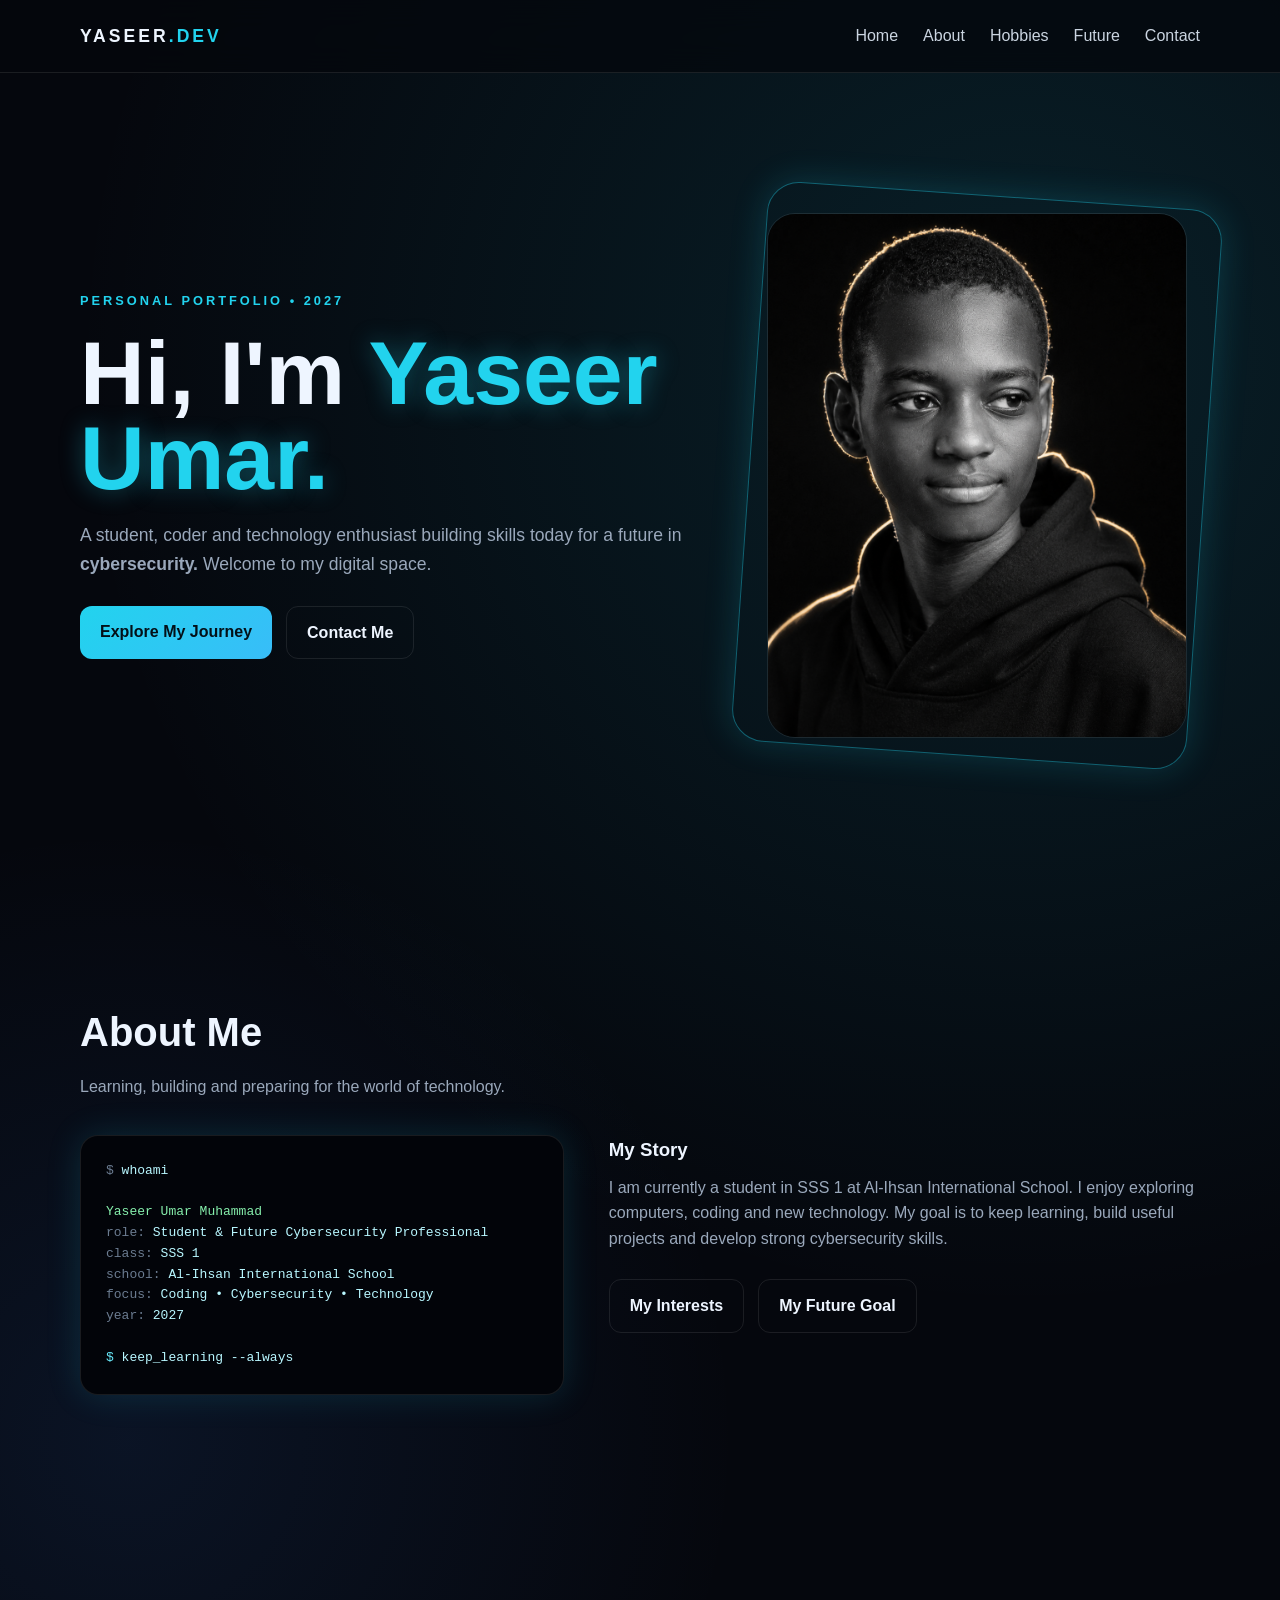
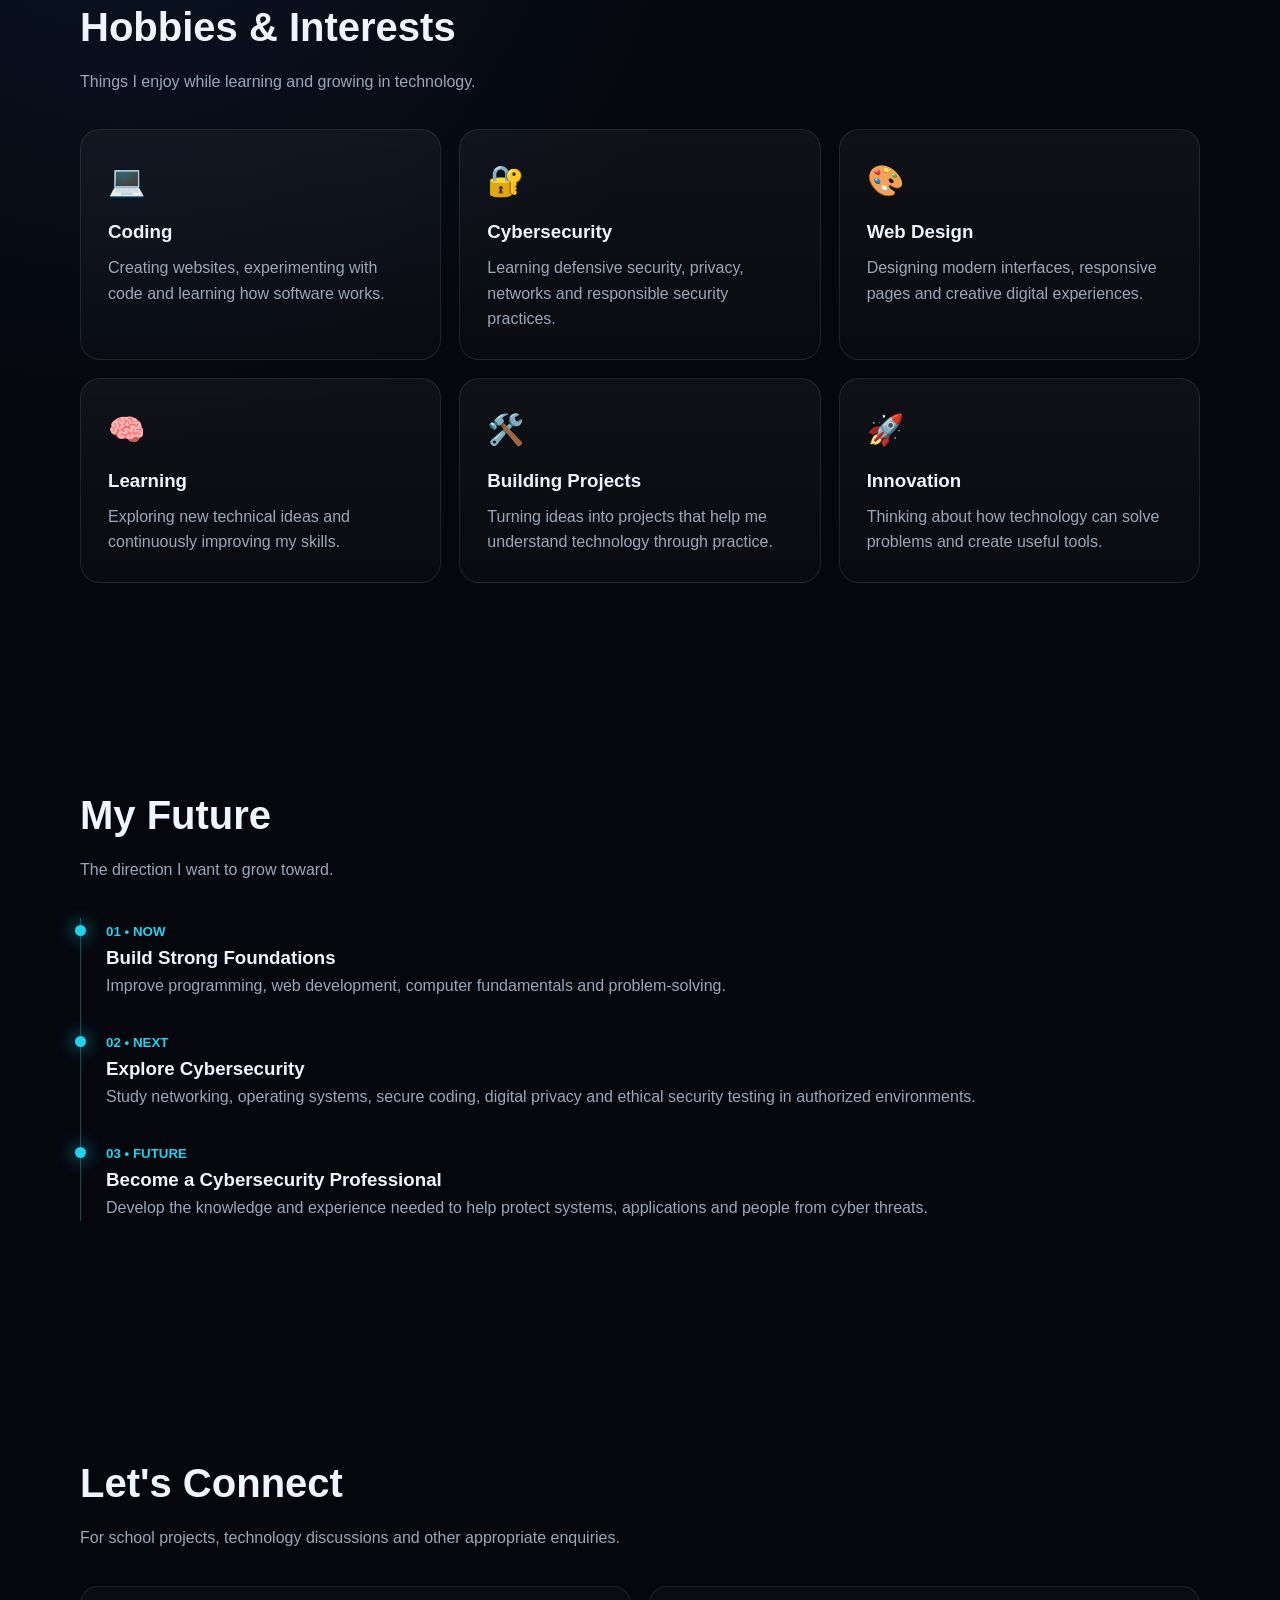
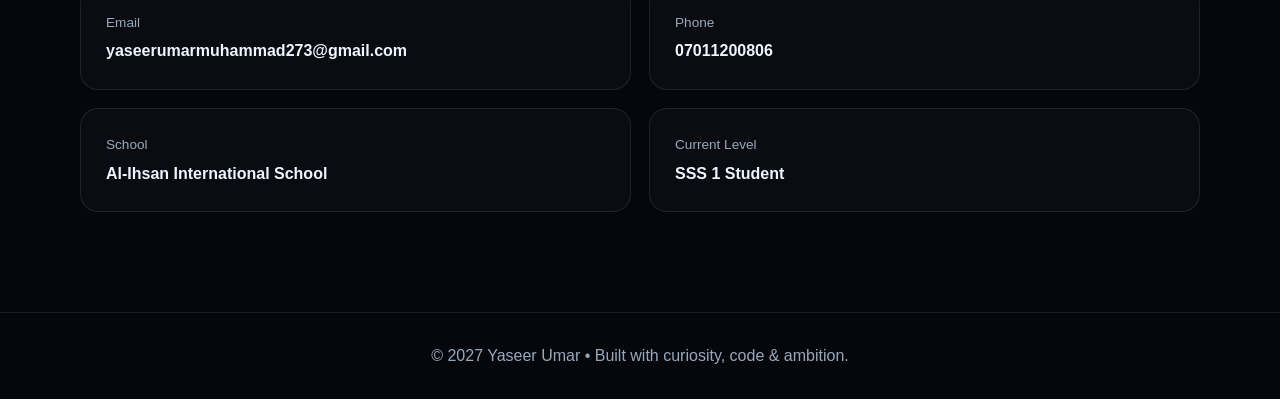
<file: index.html>
<!doctype html>
<html lang="en">
  <head>
    <meta charset="UTF-8" />
    <meta name="viewport" content="width=device-width, initial-scale=1.0" />

    <title>Yaseer Umar | 2027</title>
    <link rel="stylesheet" href="style.css" />
  </head>

  <body>
    <!-- ================= HEADER ================= -->

    <header>
      <nav class="container">
        <a href="#home" class="logo"> YASEER<span>.DEV</span> </a>

        <button class="menu" id="menu">☰</button>

        <ul class="navlinks" id="navlinks">
          <li>
            <a href="#home">Home</a>
          </li>

          <li>
            <a href="#about">About</a>
          </li>

          <li>
            <a href="#hobbies">Hobbies</a>
          </li>

          <li>
            <a href="#future">Future</a>
          </li>

          <li>
            <a href="#contact">Contact</a>
          </li>
        </ul>
      </nav>
    </header>

    <!-- ================= HERO ================= -->

    <section class="hero" id="home">
      <div class="container hero-grid">
        <div class="reveal">
          <div class="eyebrow">Personal Portfolio • 2027</div>

          <h1>
            Hi, I'm

            <span class="accent"> Yaseer Umar. </span>
          </h1>

          <p>
            A student, coder and technology enthusiast building skills today for
            a future in
            <strong>cybersecurity.</strong>

            Welcome to my digital space.
          </p>

          <div class="buttons">
            <a href="#about" class="btn primary"> Explore My Journey </a>

            <a href="#contact" class="btn"> Contact Me </a>
          </div>
        </div>

        <div class="photo-wrap reveal">
          <img
            src="./file_000000004b6c81f49d098405bb00fa24.png"
            class="photo"
            alt="Yaseer Umar"
          />
        </div>
      </div>
    </section>

    <!-- ================= ABOUT ================= -->

    <section id="about">
      <div class="container">
        <h2 class="section-title reveal">About Me</h2>

        <p class="section-sub reveal">
          Learning, building and preparing for the world of technology.
        </p>

        <div class="about-grid">
          <div class="terminal reveal">
            <div>
              <span class="dim">$</span>
              whoami
            </div>

            <br />

            <div class="green">Yaseer Umar Muhammad</div>

            <div>
              <span class="dim">role:</span>
              Student & Future Cybersecurity Professional
            </div>

            <div>
              <span class="dim">class:</span>
              SSS 1
            </div>

            <div>
              <span class="dim">school:</span>
              Al-Ihsan International School
            </div>

            <div>
              <span class="dim">focus:</span>
              Coding • Cybersecurity • Technology
            </div>

            <div>
              <span class="dim">year:</span>
              2027
            </div>

            <br />

            <div>
              <span class="blue">$</span>
              keep_learning --always
            </div>
          </div>

          <div class="reveal">
            <h3>My Story</h3>

            <p style="color: var(--muted); margin-top: 10px">
              I am currently a student in SSS 1 at Al-Ihsan International
              School. I enjoy exploring computers, coding and new technology. My
              goal is to keep learning, build useful projects and develop strong
              cybersecurity skills.
            </p>

            <div class="buttons">
              <a href="#hobbies" class="btn"> My Interests </a>

              <a href="#future" class="btn"> My Future Goal </a>
            </div>
          </div>
        </div>
      </div>
    </section>

    <!-- ================= HOBBIES ================= -->

    <section id="hobbies">
      <div class="container">
        <h2 class="section-title reveal">Hobbies & Interests</h2>

        <p class="section-sub reveal">
          Things I enjoy while learning and growing in technology.
        </p>

        <div class="cards">
          <article class="card reveal">
            <div class="icon">💻</div>

            <h3>Coding</h3>

            <p>
              Creating websites, experimenting with code and learning how
              software works.
            </p>
          </article>

          <article class="card reveal">
            <div class="icon">🔐</div>

            <h3>Cybersecurity</h3>

            <p>
              Learning defensive security, privacy, networks and responsible
              security practices.
            </p>
          </article>

          <article class="card reveal">
            <div class="icon">🎨</div>

            <h3>Web Design</h3>

            <p>
              Designing modern interfaces, responsive pages and creative digital
              experiences.
            </p>
          </article>

          <article class="card reveal">
            <div class="icon">🧠</div>

            <h3>Learning</h3>

            <p>
              Exploring new technical ideas and continuously improving my
              skills.
            </p>
          </article>

          <article class="card reveal">
            <div class="icon">🛠️</div>

            <h3>Building Projects</h3>

            <p>
              Turning ideas into projects that help me understand technology
              through practice.
            </p>
          </article>

          <article class="card reveal">
            <div class="icon">🚀</div>

            <h3>Innovation</h3>

            <p>
              Thinking about how technology can solve problems and create useful
              tools.
            </p>
          </article>
        </div>
      </div>
    </section>

    <!-- ================= FUTURE ================= -->

    <section id="future">
      <div class="container">
        <h2 class="section-title reveal">My Future</h2>

        <p class="section-sub reveal">The direction I want to grow toward.</p>

        <div class="timeline">
          <div class="item reveal">
            <small> 01 • NOW </small>

            <h3>Build Strong Foundations</h3>

            <p>
              Improve programming, web development, computer fundamentals and
              problem-solving.
            </p>
          </div>

          <div class="item reveal">
            <small> 02 • NEXT </small>

            <h3>Explore Cybersecurity</h3>

            <p>
              Study networking, operating systems, secure coding, digital
              privacy and ethical security testing in authorized environments.
            </p>
          </div>

          <div class="item reveal">
            <small> 03 • FUTURE </small>

            <h3>Become a Cybersecurity Professional</h3>

            <p>
              Develop the knowledge and experience needed to help protect
              systems, applications and people from cyber threats.
            </p>
          </div>
        </div>
      </div>
    </section>

    <!-- ================= CONTACT ================= -->

    <section id="contact">
      <div class="container">
        <h2 class="section-title reveal">Let's Connect</h2>

        <p class="section-sub reveal">
          For school projects, technology discussions and other appropriate
          enquiries.
        </p>

        <div class="contact">
          <a
            class="contact-box reveal"
            href="mailto:yaseerumarmuhammad273@gmail.com"
          >
            <span> Email </span>

            <strong> yaseerumarmuhammad273@gmail.com </strong>
          </a>

          <a class="contact-box reveal" href="tel:07011200806">
            <span> Phone </span>

            <strong> 07011200806 </strong>
          </a>

          <div class="contact-box reveal">
            <span> School </span>

            <strong> Al-Ihsan International School </strong>
          </div>

          <div class="contact-box reveal">
            <span> Current Level </span>

            <strong> SSS 1 Student </strong>
          </div>
        </div>
      </div>
    </section>

    <!-- ================= FOOTER ================= -->

    <footer>
      <div class="container">
        © 2027 Yaseer Umar • Built with curiosity, code & ambition.
      </div>
    </footer>

    <!-- ================= JAVASCRIPT ================= -->

    <script>
      const menu = document.getElementById("menu");

      const links = document.getElementById("navlinks");

      menu.addEventListener("click", () => {
        links.classList.toggle("open");
      });

      document.querySelectorAll(".navlinks a").forEach((link) => {
        link.addEventListener("click", () => {
          links.classList.remove("open");
        });
      });

      const observer = new IntersectionObserver(
        (entries) => {
          entries.forEach((entry) => {
            if (entry.isIntersecting) {
              entry.target.classList.add("show");
            }
          });
        },

        {
          threshold: 0.12,
        },
      );

      document.querySelectorAll(".reveal").forEach((element) => {
        observer.observe(element);
      });
    </script>
  </body>
</html>
</file>
<file: style.css>
:root {
  --bg: #05070d;
  --panel: #0b101a;
  --text: #eef5ff;
  --muted: #9aa8bb;
  --blue: #38bdf8;
  --cyan: #22d3ee;
  --line: rgba(255, 255, 255, 0.09);
}

* {
  margin: 0;
  padding: 0;
  box-sizing: border-box;
}

html {
  scroll-behavior: smooth;
}

body {
  font-family: Arial, Helvetica, sans-serif;
  background:
    radial-gradient(
      circle at 80% 10%,
      rgba(34, 211, 238, 0.12),
      transparent 28%
    ),
    radial-gradient(
      circle at 10% 40%,
      rgba(59, 130, 246, 0.1),
      transparent 25%
    ),
    var(--bg);
  color: var(--text);
  line-height: 1.6;
}

a {
  color: inherit;
  text-decoration: none;
}

.container {
  width: min(1120px, 92%);
  margin: auto;
}

/* ================= HEADER ================= */

header {
  position: fixed;
  top: 0;
  left: 0;
  right: 0;
  z-index: 1000;

  background: rgba(5, 7, 13, 0.75);
  backdrop-filter: blur(15px);

  border-bottom: 1px solid var(--line);
}

nav {
  height: 72px;

  display: flex;
  align-items: center;
  justify-content: space-between;
}

.logo {
  font-size: 1.1rem;
  font-weight: 900;
  letter-spacing: 3px;
}

.logo span {
  color: var(--cyan);
}

.navlinks {
  display: flex;
  gap: 25px;
  list-style: none;
}

.navlinks a {
  color: #cbd5e1;
  transition: 0.3s;
}

.navlinks a:hover {
  color: var(--cyan);
}

.menu {
  display: none;
  background: none;
  border: 1px solid var(--line);
  color: white;
  padding: 8px 12px;
  border-radius: 10px;
  font-size: 20px;
}

/* ================= HERO ================= */

.hero {
  min-height: 100vh;

  display: grid;
  place-items: center;

  padding: 120px 0 70px;
}

.hero-grid {
  display: grid;
  grid-template-columns: 1.15fr 0.85fr;
  gap: 70px;
  align-items: center;
}

.eyebrow {
  color: var(--cyan);

  font-weight: bold;

  letter-spacing: 3px;

  text-transform: uppercase;

  font-size: 0.8rem;
}

h1 {
  font-size: clamp(3rem, 7vw, 6.3rem);

  line-height: 0.95;

  margin: 20px 0;
}

.accent {
  color: var(--cyan);

  text-shadow: 0 0 25px rgba(34, 211, 238, 0.35);
}

.hero p {
  max-width: 650px;

  color: var(--muted);

  font-size: 1.1rem;
}

/* ================= BUTTONS ================= */

.buttons {
  display: flex;

  gap: 14px;

  margin-top: 28px;

  flex-wrap: wrap;
}

.btn {
  padding: 13px 20px;

  border-radius: 12px;

  border: 1px solid var(--line);

  font-weight: bold;

  transition: 0.3s;
}

.btn:hover {
  transform: translateY(-3px);

  box-shadow: 0 0 30px rgba(34, 211, 238, 0.18);
}

.btn.primary {
  background: linear-gradient(135deg, var(--cyan), var(--blue));

  color: #031018;

  border: none;
}

/* ================= PROFILE PHOTO ================= */

.photo-wrap {
  position: relative;

  max-width: 420px;

  margin: auto;
}

.photo-wrap::before {
  content: "";

  position: absolute;

  inset: -18px;

  border: 1px solid rgba(34, 211, 238, 0.4);

  border-radius: 32px;

  transform: rotate(4deg);

  box-shadow: 0 0 35px rgba(34, 211, 238, 0.18);
}

.photo {
  width: 100%;

  aspect-ratio: 4/5;

  object-fit: cover;

  display: block;

  position: relative;

  border-radius: 28px;

  border: 1px solid var(--line);
}

/* ================= SECTIONS ================= */

section {
  padding: 100px 0;
}

.section-title {
  font-size: 2.5rem;

  margin-bottom: 10px;
}

.section-sub {
  color: var(--muted);

  max-width: 700px;

  margin-bottom: 35px;
}

/* ================= ABOUT ================= */

.about-grid {
  display: grid;

  grid-template-columns: 0.9fr 1.1fr;

  gap: 45px;

  align-items: start;
}

/* ================= TERMINAL ================= */

.terminal {
  background: #020409;

  border: 1px solid var(--line);

  border-radius: 18px;

  padding: 25px;

  box-shadow: 0 0 35px rgba(34, 211, 238, 0.15);

  font-family: monospace;

  color: #b8f7ff;
}

.terminal .dim {
  color: #6b7c91;
}

.terminal .green {
  color: #86efac;
}

.terminal .blue {
  color: #67e8f9;
}

/* ================= CARDS ================= */

.cards {
  display: grid;

  grid-template-columns: repeat(3, 1fr);

  gap: 18px;
}

.card {
  background: linear-gradient(
    180deg,
    rgba(255, 255, 255, 0.045),
    rgba(255, 255, 255, 0.018)
  );

  border: 1px solid var(--line);

  border-radius: 20px;

  padding: 27px;

  transition: 0.3s;
}

.card:hover {
  transform: translateY(-7px);

  border-color: rgba(34, 211, 238, 0.4);

  box-shadow: 0 0 35px rgba(34, 211, 238, 0.12);
}

.icon {
  font-size: 30px;

  margin-bottom: 12px;
}

.card h3 {
  margin-bottom: 8px;
}

.card p {
  color: var(--muted);
}

/* ================= FUTURE TIMELINE ================= */

.timeline {
  border-left: 1px solid rgba(34, 211, 238, 0.35);

  padding-left: 25px;
}

.item {
  margin-bottom: 30px;

  position: relative;
}

.item::before {
  content: "";

  position: absolute;

  left: -31px;

  top: 7px;

  width: 11px;

  height: 11px;

  border-radius: 50%;

  background: var(--cyan);

  box-shadow: 0 0 18px var(--cyan);
}

.item small {
  color: var(--cyan);

  font-weight: bold;
}

.item p {
  color: var(--muted);
}

/* ================= CONTACT ================= */

.contact {
  display: grid;

  grid-template-columns: repeat(2, 1fr);

  gap: 18px;
}

.contact-box {
  padding: 25px;

  border: 1px solid var(--line);

  border-radius: 18px;

  background: rgba(255, 255, 255, 0.025);

  transition: 0.3s;
}

.contact-box:hover {
  border-color: rgba(34, 211, 238, 0.4);

  transform: translateY(-3px);
}

.contact-box span {
  display: block;

  color: var(--muted);

  font-size: 0.85rem;
}

.contact-box strong {
  display: block;

  margin-top: 5px;

  word-break: break-word;
}

/* ================= FOOTER ================= */

footer {
  border-top: 1px solid var(--line);

  padding: 30px 0;

  color: var(--muted);

  text-align: center;
}

/* ================= ANIMATION ================= */

.reveal {
  opacity: 0;

  transform: translateY(25px);

  transition: 0.8s;
}

.reveal.show {
  opacity: 1;

  transform: translateY(0);
}

/* ================= MOBILE ================= */

@media (max-width: 800px) {
  .navlinks {
    display: none;

    position: absolute;

    top: 72px;

    left: 0;

    right: 0;

    background: #070a11;

    border-bottom: 1px solid var(--line);

    padding: 20px 4%;

    flex-direction: column;
  }

  .navlinks.open {
    display: flex;
  }

  .menu {
    display: block;
  }

  .hero-grid {
    grid-template-columns: 1fr;

    gap: 50px;
  }

  .about-grid {
    grid-template-columns: 1fr;
  }

  .cards {
    grid-template-columns: 1fr;
  }

  .contact {
    grid-template-columns: 1fr;
  }

  .hero {
    padding-top: 120px;
  }

  .photo-wrap {
    max-width: 330px;
  }
}
</file>
